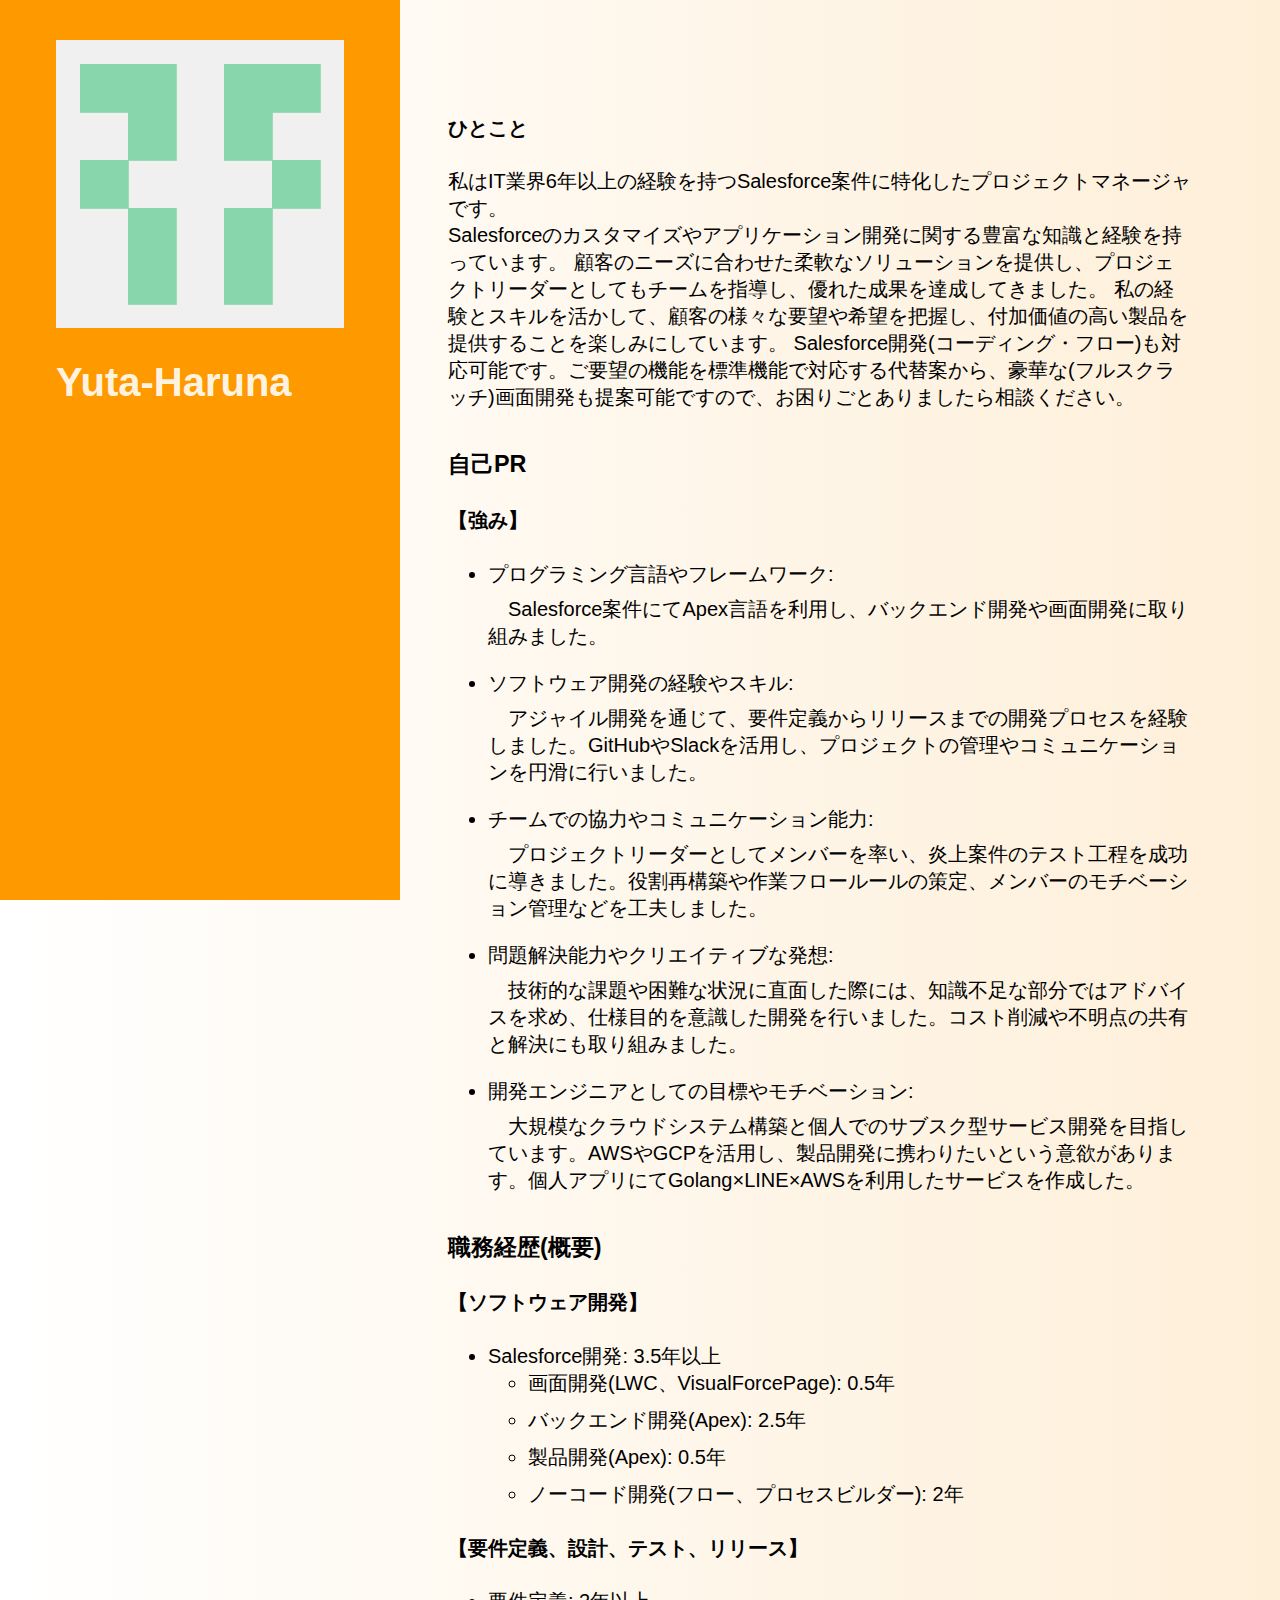
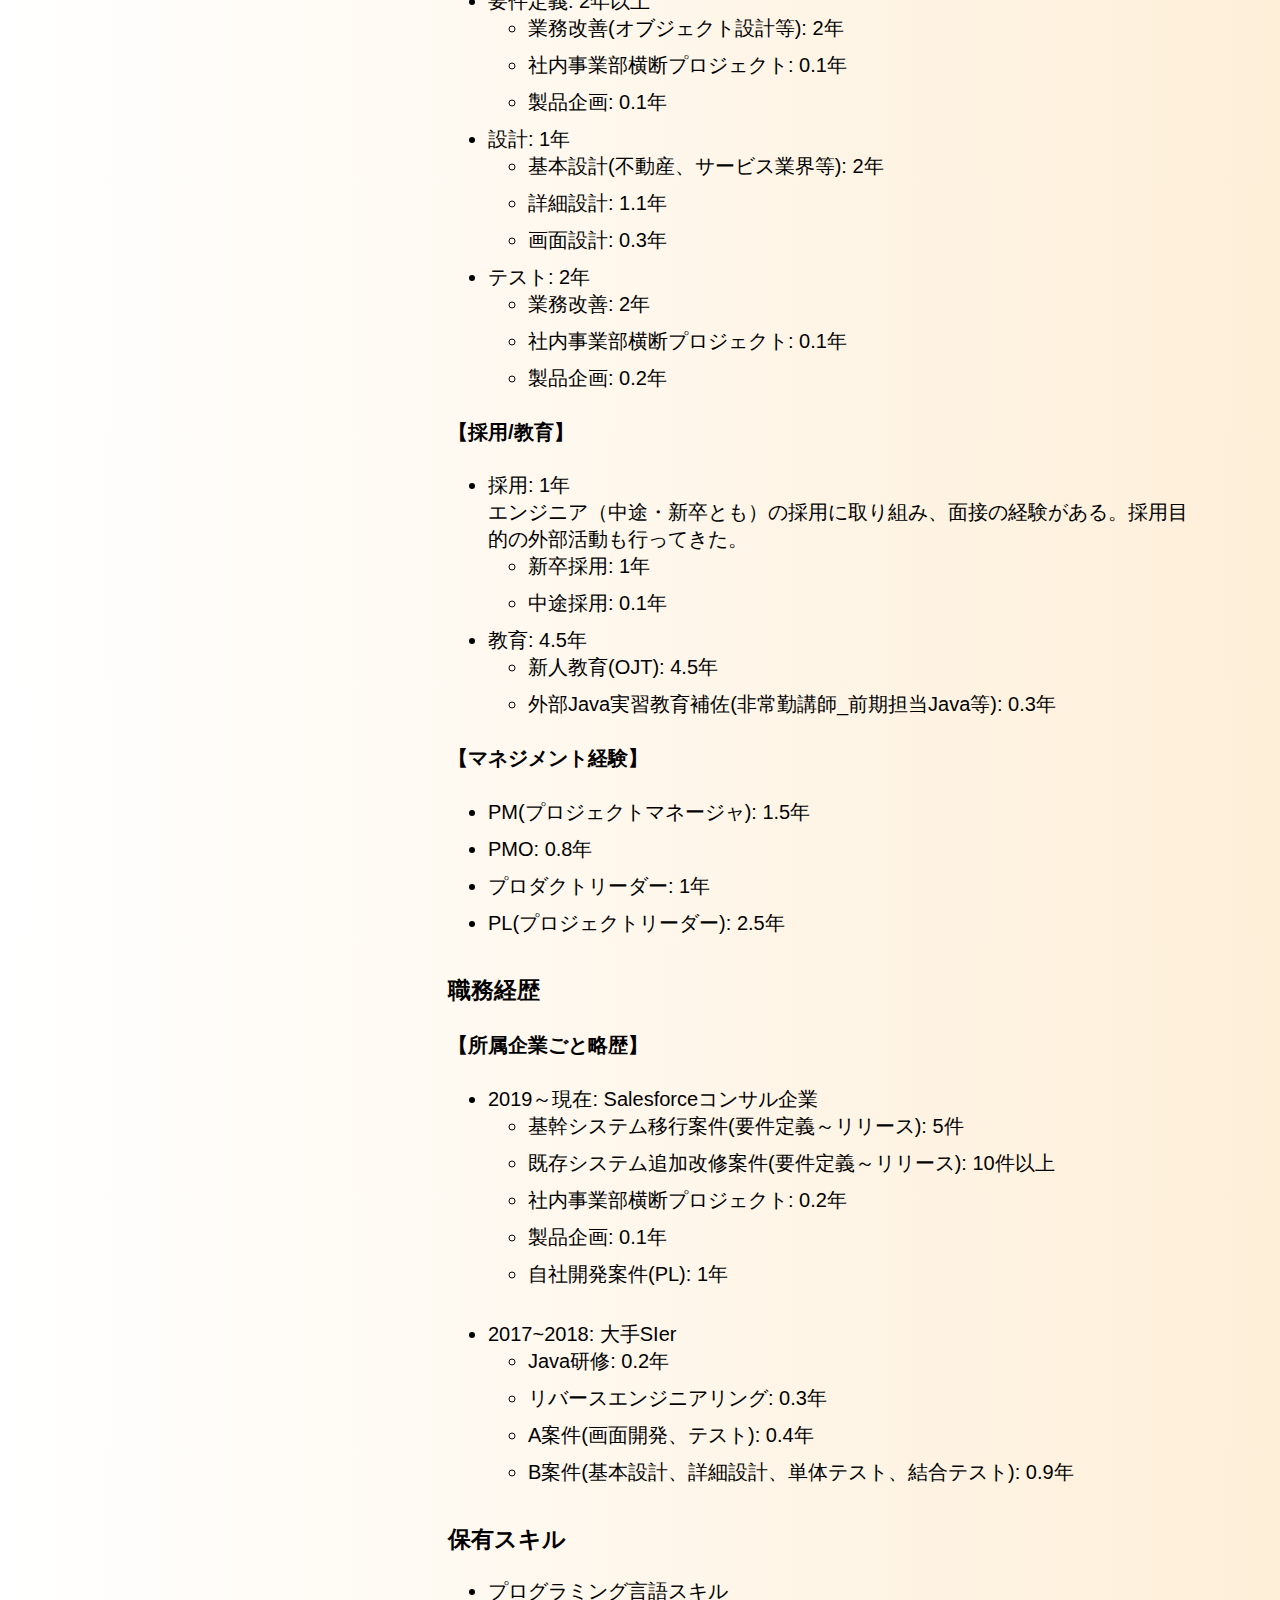
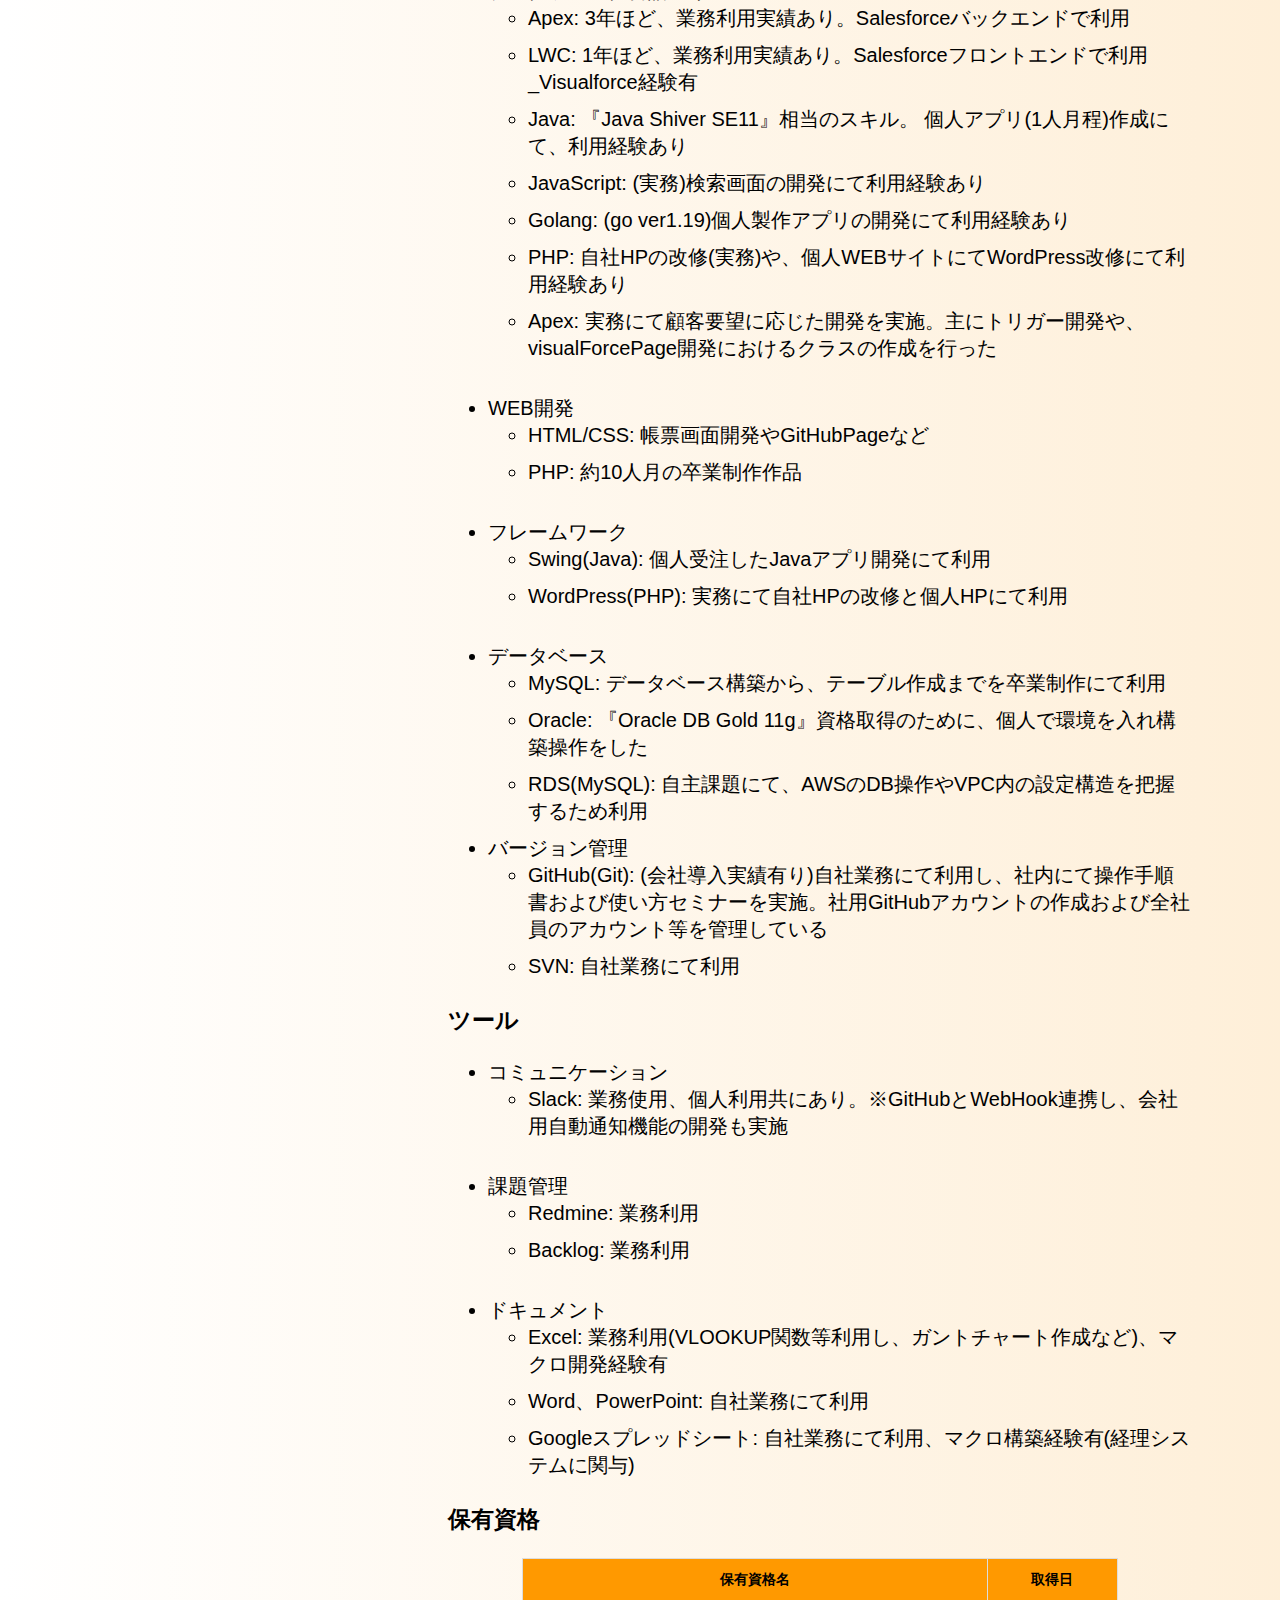
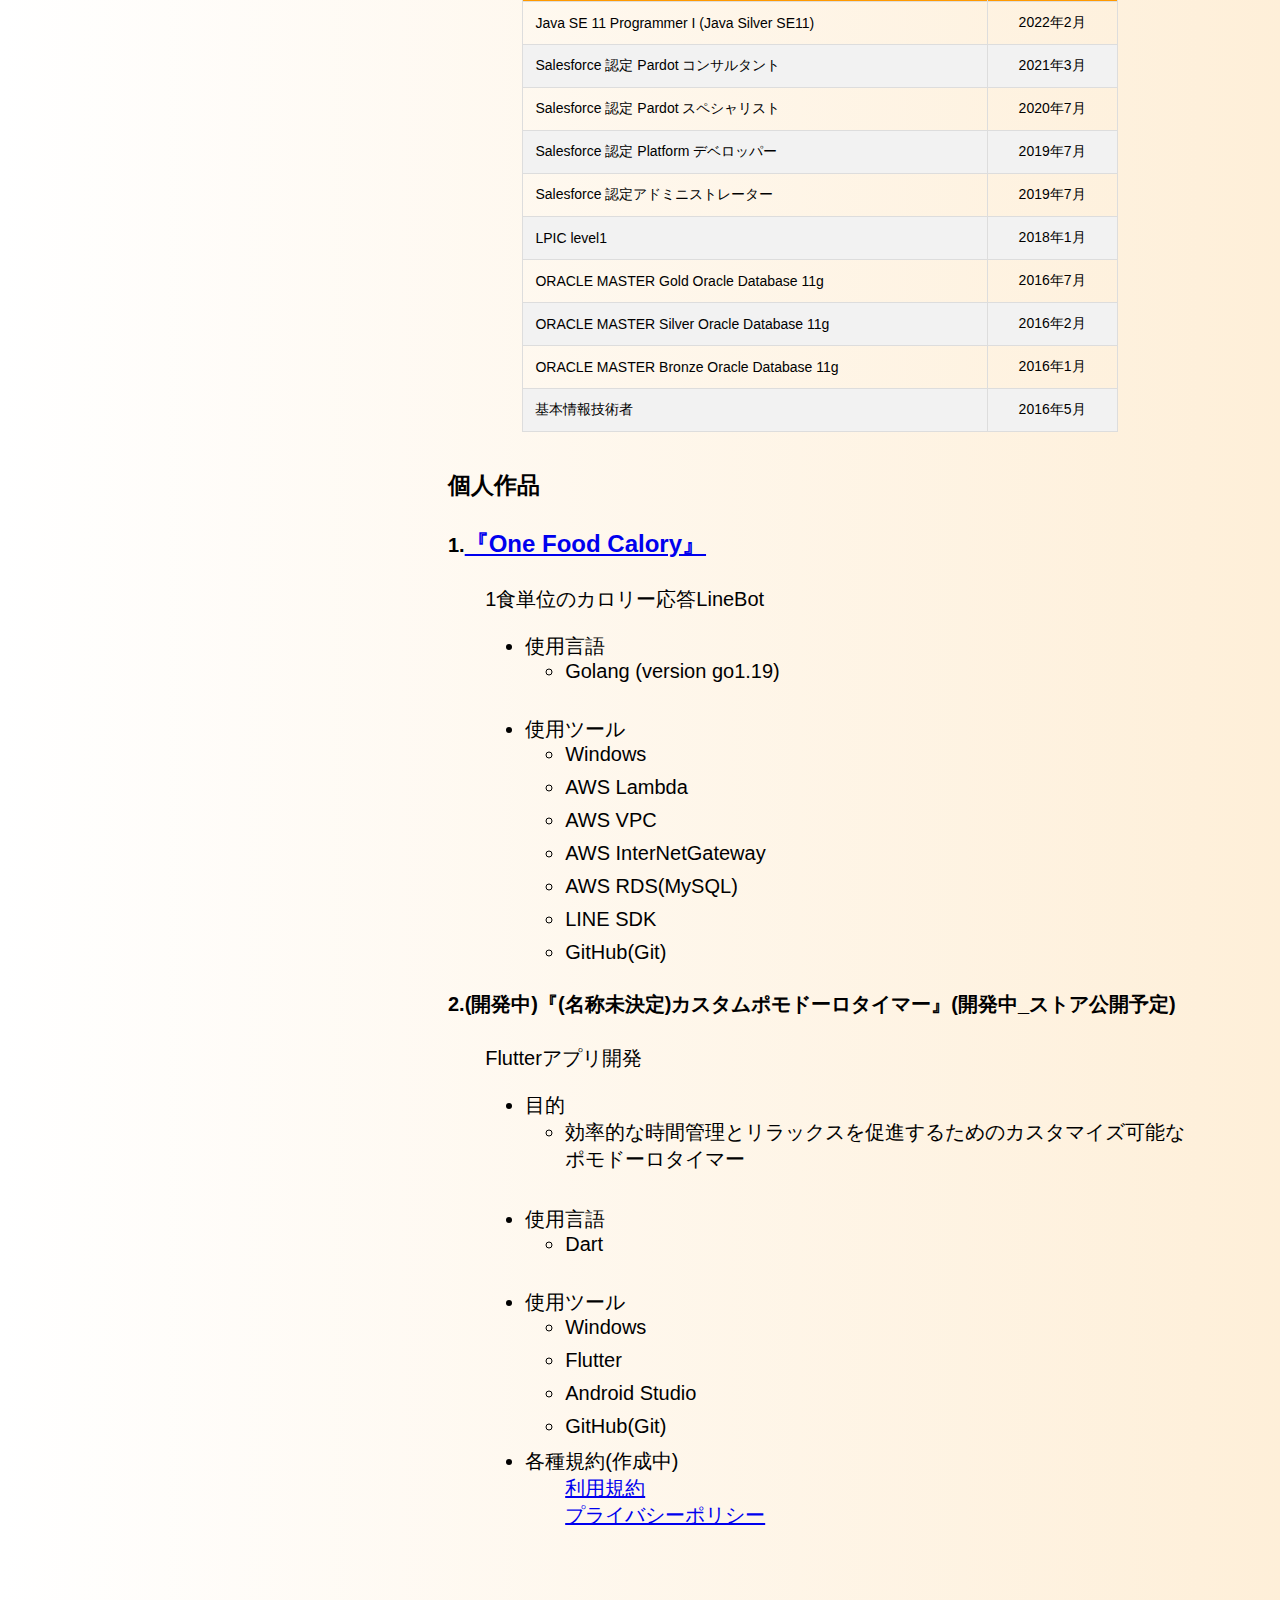
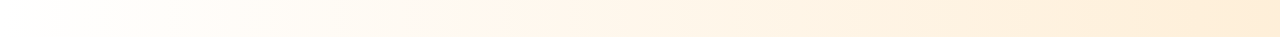
<file: index.html>
<!DOCTYPE html>
<html>
    <head>
        <meta charset="utf-8">
        <!-- ブラウザウィンドウの表示領域 -->
        <meta name="viewport" content="width=device-width, initial-scale=1">
        <title>Haruna Yuta</title>
        <link rel="stylesheet" type="text/css" href="CSS/stylesheet.css">
        <!-- <link rel="stylesheet" type="text/css" href="CSS/button.css"> -->
        <script src="js/script.js"></script>
    </head>
    <body>
        <!-- <header>
            <div style="background-color: aqua; height: 50px;">
                <p style="text-align: center; padding-top: 10px; ">タイトルヘッダー
            </div>
        </header> -->
        <div class="sidebar">
            <!-- サイドバー内部要素 -->
            <div style="margin:auto; width: 80%;">
                <img src="images/GitHubAccountIcon.png" alt="" style="width: 100%;">
                    <h1>Yuta-Haruna</h1>
            </div>
        </div>
        <div class="content container">
            <!-- <div id="child2" style="margin-right: 30%;"> -->
            <div id="child2">
                <!-- ひとこと -->
                <div style="margin-bottom: 5%; ">
                    <h4>ひとこと</h4>
                    <p>
                        私はIT業界6年以上の経験を持つSalesforce案件に特化したプロジェクトマネージャです。
                        <br>Salesforceのカスタマイズやアプリケーション開発に関する豊富な知識と経験を持っています。
                            顧客のニーズに合わせた柔軟なソリューションを提供し、プロジェクトリーダーとしてもチームを指導し、優れた成果を達成してきました。
                            私の経験とスキルを活かして、顧客の様々な要望や希望を把握し、付加価値の高い製品を提供することを楽しみにしています。
                            Salesforce開発(コーディング・フロー)も対応可能です。ご要望の機能を標準機能で対応する代替案から、豪華な(フルスクラッチ)画面開発も提案可能ですので、お困りごとありましたら相談ください。
                    </p>
                </div>
                <!-- 自己PR -->
                <div style="padding-top:0%; margin-bottom: 5%; ">
                    <div class="buttonDesign">
                        <p onclick="toggleText2()">
                            <h3>自己PR</h3>
                        </p>
                    </div>
                    <div id="hidden-text2">
                        <h4>【強み】</h4>
                        <ul>
                            <li>プログラミング言語やフレームワーク:　
                                <p style="margin-top: 8px;">　Salesforce案件にてApex言語を利用し、バックエンド開発や画面開発に取り組みました。
                            </li>
                            <li>ソフトウェア開発の経験やスキル:　
                                <p style="margin-top: 8px;">　アジャイル開発を通じて、要件定義からリリースまでの開発プロセスを経験しました。GitHubやSlackを活用し、プロジェクトの管理やコミュニケーションを円滑に行いました。
                            </li>
                            <li>チームでの協力やコミュニケーション能力:
                                <p style="margin-top: 8px;">　プロジェクトリーダーとしてメンバーを率い、炎上案件のテスト工程を成功に導きました。役割再構築や作業フロールールの策定、メンバーのモチベーション管理などを工夫しました。
                            </li>
                            <li>問題解決能力やクリエイティブな発想:
                                <p style="margin-top: 8px;">　技術的な課題や困難な状況に直面した際には、知識不足な部分ではアドバイスを求め、仕様目的を意識した開発を行いました。コスト削減や不明点の共有と解決にも取り組みました。
                            </li>
                            <li>開発エンジニアとしての目標やモチベーション:
                                <p style="margin-top: 8px;">　大規模なクラウドシステム構築と個人でのサブスク型サービス開発を目指しています。AWSやGCPを活用し、製品開発に携わりたいという意欲があります。個人アプリにてGolang×LINE×AWSを利用したサービスを作成した。
                            </li>
                        </ul>
                    </div>
                </div>
                <!-- 経歴 -->
                <div style="margin-bottom: 5%; ">
                    <h3>職務経歴(概要)</h3>
                    <h4>【ソフトウェア開発】</h4>
                    <ul>
                        <li>Salesforce開発: 3.5年以上
                            <ul>
                                <li>画面開発(LWC、VisualForcePage): 0.5年</li>
                                <li>バックエンド開発(Apex): 2.5年</li>
                                <li>製品開発(Apex): 0.5年</li>
                                <li>ノーコード開発(フロー、プロセスビルダー): 2年</li>
                            </ul>
                        </li>
                    </ul>
                    <h4>【要件定義、設計、テスト、リリース】</h4>
                    <ul>
                        <li>要件定義: 2年以上
                            <ul>
                                <li>業務改善(オブジェクト設計等): 2年</li>
                                <li>社内事業部横断プロジェクト: 0.1年</li>
                                <li>製品企画: 0.1年</li>
                            </ul>
                        </li>
                        <li>設計: 1年
                            <ul>
                                <li>基本設計(不動産、サービス業界等): 2年</li>
                                <li>詳細設計: 1.1年</li>
                                <li>画面設計: 0.3年</li>
                            </ul>
                        </li>
                        <li>テスト: 2年
                            <ul>
                                <li>業務改善: 2年</li>
                                <li>社内事業部横断プロジェクト: 0.1年</li>
                                <li>製品企画: 0.2年</li>
                            </ul>
                        </li>
                    </ul>
                    <h4>【採用/教育】</h4>
                    <ul>
                        <li>採用: 1年
                            <br>エンジニア（中途・新卒とも）の採用に取り組み、面接の経験がある。採用目的の外部活動も行ってきた。
                            <ul>
                                <li>新卒採用: 1年</li>
                                <li>中途採用: 0.1年</li>
                            </ul>
                        </li>
                        <li>教育: 4.5年
                            <ul>
                                <li>新人教育(OJT): 4.5年</li>
                                <li>外部Java実習教育補佐(非常勤講師_前期担当Java等): 0.3年</li>
                            </ul>
                        </li>
                    </ul>
                    <h4>【マネジメント経験】</h4>
                    <ul>
                        <li>PM(プロジェクトマネージャ): 1.5年
                        </li>
                        <li>PMO: 0.8年
                        </li>
                        <li>プロダクトリーダー: 1年
                        </li>
                        <li>PL(プロジェクトリーダー): 2.5年
                        </li>
                    </ul>
                </div>

                <!-- 経歴(会社ごと詳細) -->
                <div style="margin-bottom: 5%; ">
                    <h3>職務経歴</h3>
                    <h4>【所属企業ごと略歴】</h4>
                    <ul>
                        <li>2019～現在: Salesforceコンサル企業
                            <ul>
                                <li>基幹システム移行案件(要件定義～リリース): 5件</li>
                                <li>既存システム追加改修案件(要件定義～リリース): 10件以上</li>
                                <li>社内事業部横断プロジェクト: 0.2年</li>
                                <li>製品企画: 0.1年</li>
                                <li>自社開発案件(PL): 1年</li>
                            </ul>
                        </li>
                        <br>
                        <li>2017~2018: 大手SIer
                            <ul>
                                <li>Java研修: 0.2年</li>
                                <li>リバースエンジニアリング: 0.3年</li>
                                <li>A案件(画面開発、テスト): 0.4年</li>
                                <li>B案件(基本設計、詳細設計、単体テスト、結合テスト): 0.9年</li>
                            </ul>
                        </li>
                    </ul>
                    </p>
                </div>
                <!-- スキル -->
                <div>
                    <!-- <div class="buttonDesign"> -->
                        <!-- <h3 onclick="toggleText()">保有スキル</h3> -->
                        <h3>保有スキル</h3>
                    <!-- </div> -->
                    <div id="hidden-text">
                        <!-- <img src="images/Salesforce.com_logo.svg" alt="" style="width: 20%;"> -->
                        <ul>
                            <li>プログラミング言語スキル
                                <ul>
                                    <li>Apex: 3年ほど、業務利用実績あり。Salesforceバックエンドで利用</li>
                                    <li>LWC: 1年ほど、業務利用実績あり。Salesforceフロントエンドで利用_Visualforce経験有</li>
                                    <li>Java: 『Java Shiver SE11』相当のスキル。 個人アプリ(1人月程)作成にて、利用経験あり</li>
                                    <li>JavaScript: (実務)検索画面の開発にて利用経験あり</li>
                                    <li>Golang: (go ver1.19)個人製作アプリの開発にて利用経験あり </li>
                                    <li>PHP: 自社HPの改修(実務)や、個人WEBサイトにてWordPress改修にて利用経験あり</li>
                                    <li>Apex: 実務にて顧客要望に応じた開発を実施。主にトリガー開発や、visualForcePage開発におけるクラスの作成を行った</li>
                                </ul>
                            </li>
                            <br>
                            <li>WEB開発
                                <ul>
                                    <li>HTML/CSS: 帳票画面開発やGitHubPageなど</li>
                                    <li>PHP: 約10人月の卒業制作作品</li>
                                </ul>
                            </li>
                            <br>
                            <li>フレームワーク
                                <ul>
                                    <li>Swing(Java): 個人受注したJavaアプリ開発にて利用</li>
                                    <li>WordPress(PHP): 実務にて自社HPの改修と個人HPにて利用</li>
                                </ul>
                            </li>
                            <br>
                            <li>データベース
                                <ul>
                                    <li>MySQL: データベース構築から、テーブル作成までを卒業制作にて利用</li>
                                    <li>Oracle: 『Oracle DB Gold 11g』資格取得のために、個人で環境を入れ構築操作をした</li>
                                    <li>RDS(MySQL): 自主課題にて、AWSのDB操作やVPC内の設定構造を把握するため利用</li>
                                </ul>
                            </li>
                            <li>バージョン管理
                                <ul>
                                    <li>GitHub(Git): (会社導入実績有り)自社業務にて利用し、社内にて操作手順書および使い方セミナーを実施。社用GitHubアカウントの作成および全社員のアカウント等を管理している</li>
                                    <li>SVN: 自社業務にて利用</li>
                                </ul>
                            </li>
                        </ul>
                    </div>
                </div>

                <!-- スキル -->
                <div>
                    <!-- <div class="buttonDesign"> -->
                        <!-- <h3 onclick="toggleText()">保有スキル</h3> -->
                        <h3>ツール</h3>
                    <!-- </div> -->
                    <div id="hidden-text">
                        <!-- <img src="images/Salesforce.com_logo.svg" alt="" style="width: 20%;"> -->
                        <ul>
                            <li>コミュニケーション
                                <ul>
                                    <li>Slack: 業務使用、個人利用共にあり。※GitHubとWebHook連携し、会社用自動通知機能の開発も実施</li>
                                </ul>
                            </li>
                            <br>
                            <li>課題管理
                                <ul>
                                    <li>Redmine: 業務利用</li>
                                    <li>Backlog: 業務利用</li>
                                </ul>
                            </li>
                            <br>
                            <li>ドキュメント
                                <ul>
                                    <li>Excel: 業務利用(VLOOKUP関数等利用し、ガントチャート作成など)、マクロ開発経験有</li>
                                    <li>Word、PowerPoint: 自社業務にて利用</li>
                                    <li>Googleスプレッドシート: 自社業務にて利用、マクロ構築経験有(経理システムに関与)</li>
                                </ul>
                            </li>
                        </ul>
                    </div>
                </div>
                
                
                <!-- 保有資格 -->
                <div style="margin-bottom: 5%; ">
                    <h3>保有資格</h3>
                    <table style="width: 80%;margin: auto;">
                        <thead>
                            <tr>
                                <th>保有資格名</th>
                                <th>取得日</th>
                            </tr>
                        </thead>
                        <tbody>
                            <tr>
                                <td>Java SE 11 Programmer I (Java Silver SE11)</td>
                                <td>2022年2月</td>
                            </tr>
                            <tr>
                                <td>Salesforce 認定 Pardot コンサルタント</td>
                                <td>2021年3月</td>
                            </tr>
                            <tr>
                                <td>Salesforce 認定 Pardot スペシャリスト</td>
                                <td>2020年7月</td>
                            </tr>
                            <tr>
                                <td>Salesforce 認定 Platform デベロッパー</td>
                                <td>2019年7月</td>
                            </tr>
                            <tr>
                                <td>Salesforce 認定アドミニストレーター</td>
                                <td>2019年7月</td>
                            </tr>
                            <tr>
                                <td>LPIC level1</td>
                                <td>2018年1月</td>
                            </tr>
                            <tr>
                                <td>ORACLE MASTER Gold Oracle Database 11g</td>
                                <td>2016年7月</td>
                            </tr>
                            <tr>
                                <td>ORACLE MASTER Silver Oracle Database 11g</td>
                                <td>2016年2月</td>
                            </tr>
                            <tr>
                                <td>ORACLE MASTER Bronze Oracle Database 11g</td>
                                <td>2016年1月</td>
                            </tr>
                            <tr>
                                <td>基本情報技術者</td>
                                <td>2016年5月</td>
                            </tr>
                        </tbody>
                    </table>
                </div>

                <!-- ポートフォリオ -->
                <div>
                    <h3>個人作品</h3>
                    <div> <!-- AWS作品「One Food Calory」 -->
                        <h4>
                            1.<a href="https://github.com/Yuta-Haruna/FoodApp_Golang_LINEBOT_Lambda_RDS" style="font-size: x-large;">『One Food Calory』</a>
                        </h4>
                        <div style="margin-left: 5%;">1食単位のカロリー応答LineBot
                            <ul>
                                <li>使用言語
                                    <ul>
                                        <li>Golang (version go1.19)</li>
                                    </ul>
                                </li>
                                <br>
                                <li>使用ツール
                                    <ul>
                                        <li>Windows</li>
                                        <li>AWS Lambda</li>
                                        <li>AWS VPC</li>
                                        <li>AWS InterNetGateway</li>
                                        <li>AWS RDS(MySQL)</li>
                                        <li>LINE SDK</li>
                                        <li>GitHub(Git)</li>
                                    </ul>
                                </li>
                            </ul>
                            <!-- (LineBotとAWSの「Lambda」と「RDS(MySQL)」を使用し、LambdaではGolangを利用) -->
                        </div>
                    </div>
                    <div> <!-- Flutter作品「開発中...」 -->
                        <h4>
                            2.(開発中)『(名称未決定)カスタムポモドーロタイマー』(開発中_ストア公開予定)
                            <!-- <a href="https://github.com/Yuta-Haruna/FoodApp_Golang_LINEBOT_Lambda_RDS" style="font-size: x-large;">『One Food Calory』</a> -->
                                                        <!-- <a href="https://github.com/Yuta-Haruna/FoodApp_Golang_LINEBOT_Lambda_RDS" style="font-size: x-large;">『One Food Calory』</a> -->
                        </h4>
                        <div style="margin-left: 5%;">Flutterアプリ開発
                            <ul>
                                <li>目的
                                    <ul>
                                        <li>効率的な時間管理とリラックスを促進するためのカスタマイズ可能なポモドーロタイマー</li>
                                    </ul>
                                </li>
                                <br>
                                <li>使用言語
                                    <ul>
                                        <li>Dart</li>
                                    </ul>
                                </li>
                                <br>
                                <li>使用ツール
                                    <ul>
                                        <li>Windows</li>
                                        <li>Flutter</li>
                                        <li>Android Studio</li>
                                        <li>GitHub(Git)</li>
                                    </ul>
                                </li>
                                <li>各種規約(作成中)
                                    <ul>
                                        <a href="SubPage/pomodoro-terms-of-service.html">利用規約</a>
                                    </ul>
                                    <ul>
                                        <a href="SubPage/pomodoro-privacy-policy.html">プライバシーポリシー</a>
                                    </ul>
                                </li>
                            </ul>
                        </div>
                    </div>
                </div>
        </div>
        <!-- フッター -->
        <footer>
            <!-- 連絡先や -->
        </footer>
    </body>
</html>
</file>
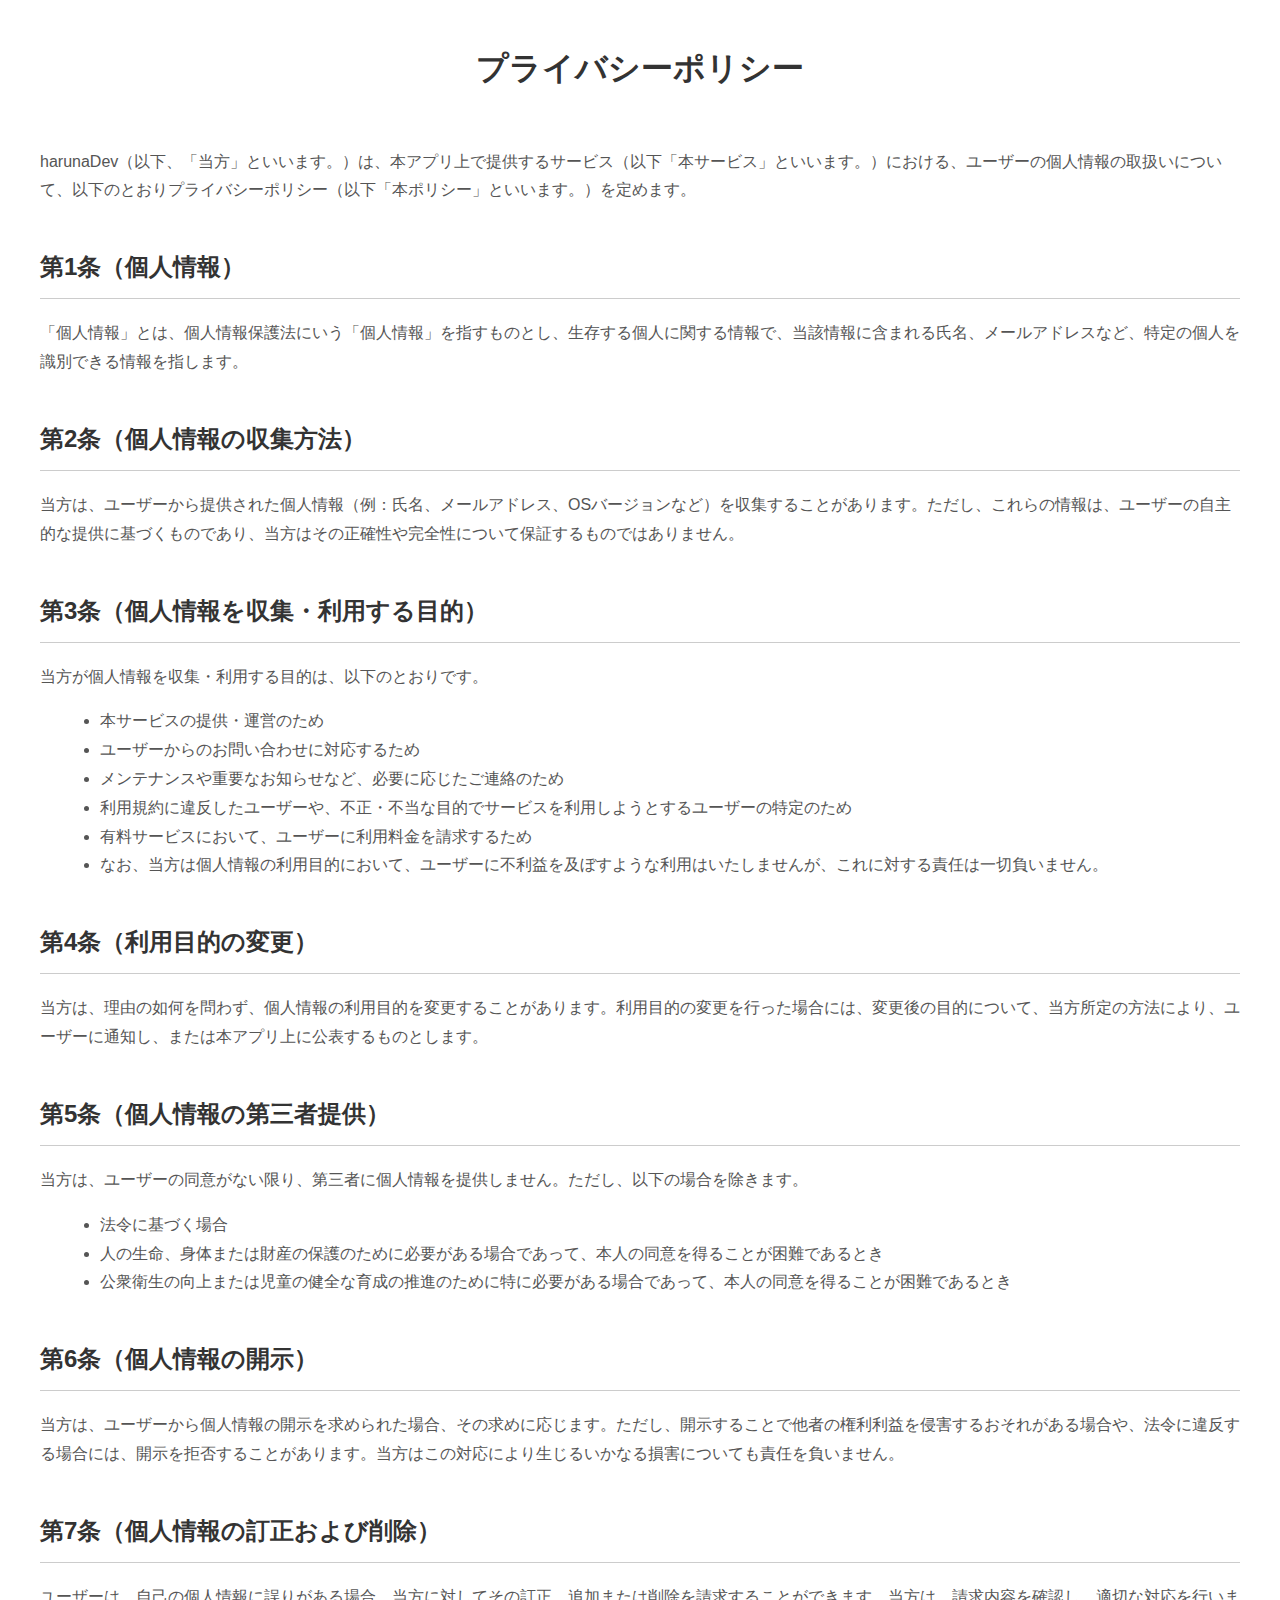
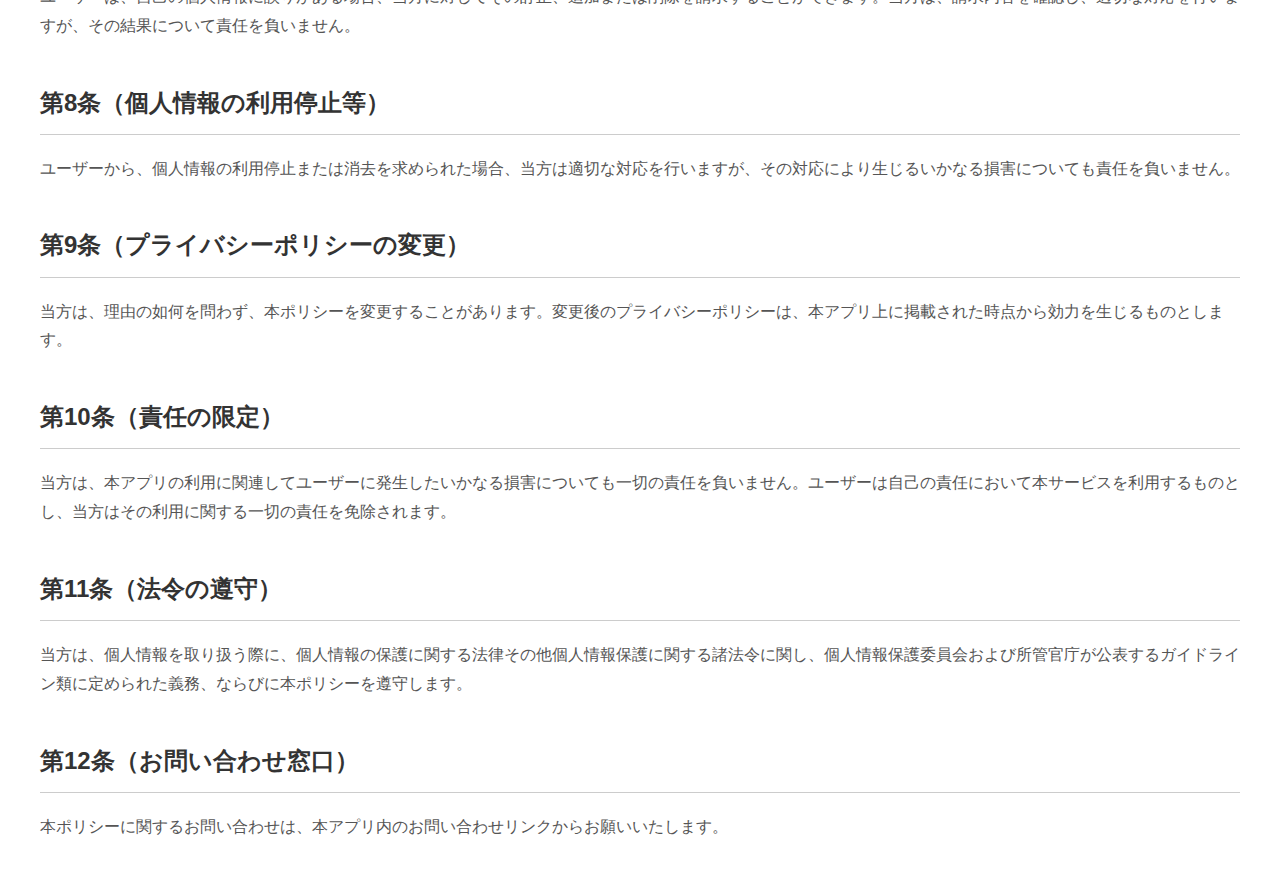
<file: SubPage/pomodoro-privacy-policy.html>
<!DOCTYPE html>
<html lang="ja">
<head>
    <meta charset="UTF-8">
    <title>プライバシーポリシー</title>
    <style>
        body {
            font-family: Arial, sans-serif;
            line-height: 1.8;
            margin: 40px;
        }
        h1, h2 {
            color: #333;
        }
        h1 {
            text-align: center;
            margin-bottom: 50px;
        }
        h2 {
            margin-top: 40px;
            border-bottom: 1px solid #ccc;
            padding-bottom: 10px;
        }
        p, ul, li {
            color: #555;
        }
        ul {
            margin-left: 20px;
        }
    </style>
</head>
<body>
    <h1>プライバシーポリシー</h1>

    <p>
        harunaDev（以下、「当方」といいます。）は、本アプリ上で提供するサービス（以下「本サービス」といいます。）における、ユーザーの個人情報の取扱いについて、以下のとおりプライバシーポリシー（以下「本ポリシー」といいます。）を定めます。
    </p>

    <h2>第1条（個人情報）</h2>
    <p>
        「個人情報」とは、個人情報保護法にいう「個人情報」を指すものとし、生存する個人に関する情報で、当該情報に含まれる氏名、メールアドレスなど、特定の個人を識別できる情報を指します。
    </p>

    <h2>第2条（個人情報の収集方法）</h2>
    <p>
        当方は、ユーザーから提供された個人情報（例：氏名、メールアドレス、OSバージョンなど）を収集することがあります。ただし、これらの情報は、ユーザーの自主的な提供に基づくものであり、当方はその正確性や完全性について保証するものではありません。
    </p>

    <h2>第3条（個人情報を収集・利用する目的）</h2>
    <p>
        当方が個人情報を収集・利用する目的は、以下のとおりです。
    </p>
    <ul>
        <li>本サービスの提供・運営のため</li>
        <li>ユーザーからのお問い合わせに対応するため</li>
        <li>メンテナンスや重要なお知らせなど、必要に応じたご連絡のため</li>
        <li>利用規約に違反したユーザーや、不正・不当な目的でサービスを利用しようとするユーザーの特定のため</li>
        <li>有料サービスにおいて、ユーザーに利用料金を請求するため</li>
        <li>なお、当方は個人情報の利用目的において、ユーザーに不利益を及ぼすような利用はいたしませんが、これに対する責任は一切負いません。</li>
    </ul>

    <h2>第4条（利用目的の変更）</h2>
    <p>
        当方は、理由の如何を問わず、個人情報の利用目的を変更することがあります。利用目的の変更を行った場合には、変更後の目的について、当方所定の方法により、ユーザーに通知し、または本アプリ上に公表するものとします。
    </p>

    <h2>第5条（個人情報の第三者提供）</h2>
    <p>
        当方は、ユーザーの同意がない限り、第三者に個人情報を提供しません。ただし、以下の場合を除きます。
    </p>
    <ul>
        <li>法令に基づく場合</li>
        <li>人の生命、身体または財産の保護のために必要がある場合であって、本人の同意を得ることが困難であるとき</li>
        <li>公衆衛生の向上または児童の健全な育成の推進のために特に必要がある場合であって、本人の同意を得ることが困難であるとき</li>
    </ul>

    <h2>第6条（個人情報の開示）</h2>
    <p>
        当方は、ユーザーから個人情報の開示を求められた場合、その求めに応じます。ただし、開示することで他者の権利利益を侵害するおそれがある場合や、法令に違反する場合には、開示を拒否することがあります。当方はこの対応により生じるいかなる損害についても責任を負いません。
    </p>

    <h2>第7条（個人情報の訂正および削除）</h2>
    <p>
        ユーザーは、自己の個人情報に誤りがある場合、当方に対してその訂正、追加または削除を請求することができます。当方は、請求内容を確認し、適切な対応を行いますが、その結果について責任を負いません。
    </p>

    <h2>第8条（個人情報の利用停止等）</h2>
    <p>
        ユーザーから、個人情報の利用停止または消去を求められた場合、当方は適切な対応を行いますが、その対応により生じるいかなる損害についても責任を負いません。
    </p>

    <h2>第9条（プライバシーポリシーの変更）</h2>
    <p>
        当方は、理由の如何を問わず、本ポリシーを変更することがあります。変更後のプライバシーポリシーは、本アプリ上に掲載された時点から効力を生じるものとします。
    </p>

    <h2>第10条（責任の限定）</h2>
    <p>
        当方は、本アプリの利用に関連してユーザーに発生したいかなる損害についても一切の責任を負いません。ユーザーは自己の責任において本サービスを利用するものとし、当方はその利用に関する一切の責任を免除されます。
    </p>

    <h2>第11条（法令の遵守）</h2>
    <p>
        当方は、個人情報を取り扱う際に、個人情報の保護に関する法律その他個人情報保護に関する諸法令に関し、個人情報保護委員会および所管官庁が公表するガイドライン類に定められた義務、ならびに本ポリシーを遵守します。
    </p>

    <h2>第12条（お問い合わせ窓口）</h2>
    <p>
        本ポリシーに関するお問い合わせは、本アプリ内のお問い合わせリンクからお願いいたします。
    </p>
</body>
</html>
</file>
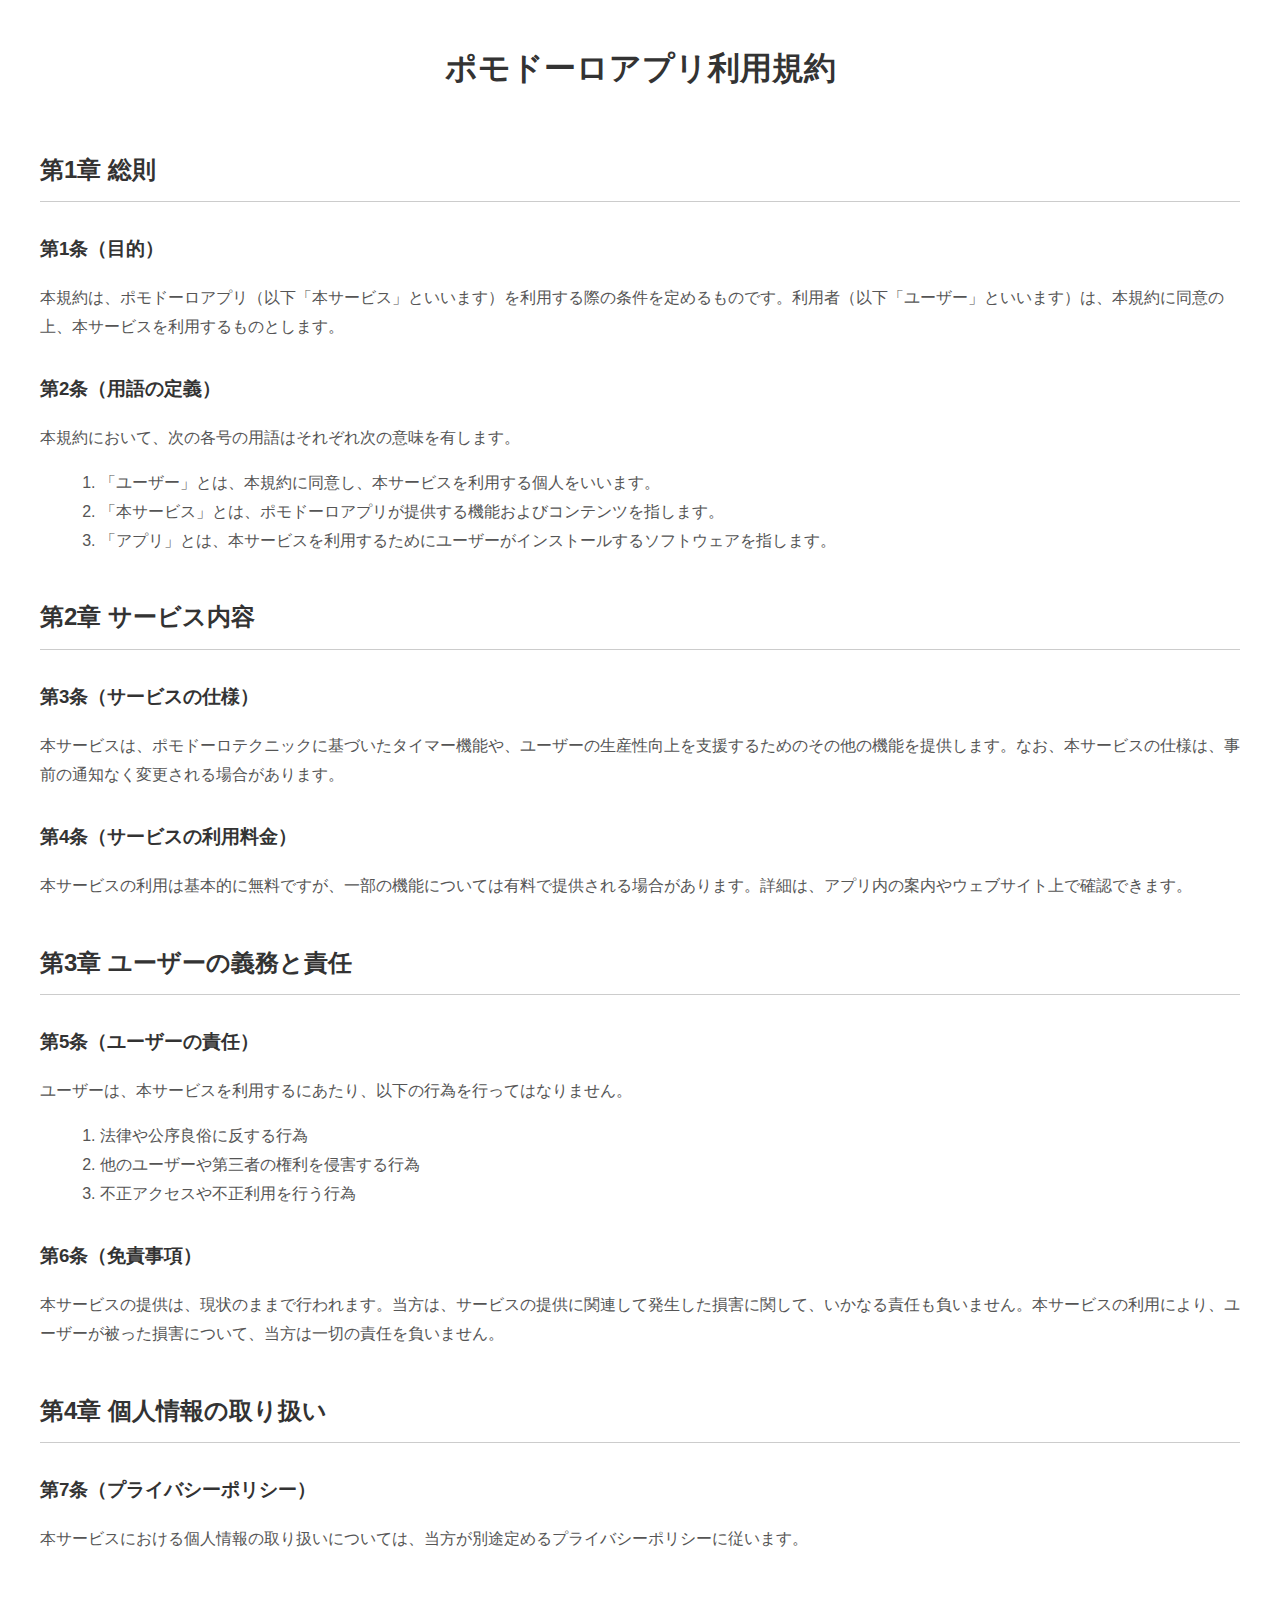
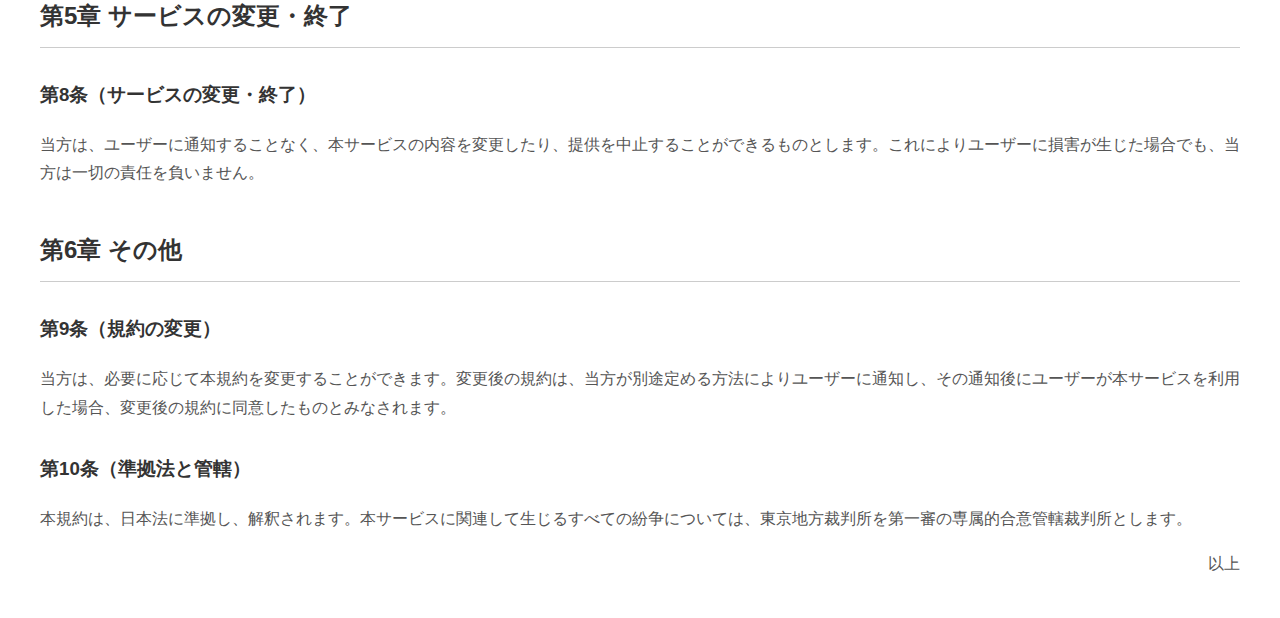
<file: SubPage/pomodoro-terms-of-service.html>
<!DOCTYPE html>
<html lang="ja">
<head>
    <meta charset="UTF-8">
    <title>ポモドーロアプリ利用規約</title>
    <style>
        body {
            font-family: Arial, sans-serif;
            line-height: 1.8;
            margin: 40px;
        }
        h1, h2, h3 {
            color: #333;
        }
        h1 {
            text-align: center;
            margin-bottom: 50px;
        }
        h2 {
            margin-top: 40px;
            border-bottom: 1px solid #ccc;
            padding-bottom: 10px;
        }
        h3 {
            margin-top: 30px;
        }
        p, ol, li {
            color: #555;
        }
        ol {
            margin-left: 20px;
        }
    </style>
</head>
<body>
    <h1>ポモドーロアプリ利用規約</h1>

    <h2>第1章 総則</h2>

    <h3>第1条（目的）</h3>
    <p>
        本規約は、ポモドーロアプリ（以下「本サービス」といいます）を利用する際の条件を定めるものです。利用者（以下「ユーザー」といいます）は、本規約に同意の上、本サービスを利用するものとします。
    </p>

    <h3>第2条（用語の定義）</h3>
    <p>
        本規約において、次の各号の用語はそれぞれ次の意味を有します。
    </p>
    <ol>
        <li>「ユーザー」とは、本規約に同意し、本サービスを利用する個人をいいます。</li>
        <li>「本サービス」とは、ポモドーロアプリが提供する機能およびコンテンツを指します。</li>
        <li>「アプリ」とは、本サービスを利用するためにユーザーがインストールするソフトウェアを指します。</li>
    </ol>

    <h2>第2章 サービス内容</h2>

    <h3>第3条（サービスの仕様）</h3>
    <p>
        本サービスは、ポモドーロテクニックに基づいたタイマー機能や、ユーザーの生産性向上を支援するためのその他の機能を提供します。なお、本サービスの仕様は、事前の通知なく変更される場合があります。
    </p>

    <h3>第4条（サービスの利用料金）</h3>
    <p>
        本サービスの利用は基本的に無料ですが、一部の機能については有料で提供される場合があります。詳細は、アプリ内の案内やウェブサイト上で確認できます。
    </p>

    <h2>第3章 ユーザーの義務と責任</h2>

    <h3>第5条（ユーザーの責任）</h3>
    <p>
        ユーザーは、本サービスを利用するにあたり、以下の行為を行ってはなりません。
    </p>
    <ol>
        <li>法律や公序良俗に反する行為</li>
        <li>他のユーザーや第三者の権利を侵害する行為</li>
        <li>不正アクセスや不正利用を行う行為</li>
    </ol>

    <h3>第6条（免責事項）</h3>
    <p>
        本サービスの提供は、現状のままで行われます。当方は、サービスの提供に関連して発生した損害に関して、いかなる責任も負いません。本サービスの利用により、ユーザーが被った損害について、当方は一切の責任を負いません。
    </p>

    <h2>第4章 個人情報の取り扱い</h2>

    <h3>第7条（プライバシーポリシー）</h3>
    <p>
        本サービスにおける個人情報の取り扱いについては、当方が別途定めるプライバシーポリシーに従います。
    </p>

    <h2>第5章 サービスの変更・終了</h2>

    <h3>第8条（サービスの変更・終了）</h3>
    <p>
        当方は、ユーザーに通知することなく、本サービスの内容を変更したり、提供を中止することができるものとします。これによりユーザーに損害が生じた場合でも、当方は一切の責任を負いません。
    </p>

    <h2>第6章 その他</h2>

    <h3>第9条（規約の変更）</h3>
    <p>
        当方は、必要に応じて本規約を変更することができます。変更後の規約は、当方が別途定める方法によりユーザーに通知し、その通知後にユーザーが本サービスを利用した場合、変更後の規約に同意したものとみなされます。
    </p>

    <h3>第10条（準拠法と管轄）</h3>
    <p>
        本規約は、日本法に準拠し、解釈されます。本サービスに関連して生じるすべての紛争については、東京地方裁判所を第一審の専属的合意管轄裁判所とします。
    </p>

    <p style="text-align: right;">以上</p>
</body>
</html>
</file>
<file: CSS/stylesheet.css>
/* 文字フォント */


html {
    font-family: "PT Sans", Helvetica, Arial, sans-serif;
}
@media (min-width: 48em) {
    html {
        font-size: 16px;
    }
}
@media (min-width: 58em) {
    html {
        font-size: 20px;
    }
}


table {
    width: 100%;
    border-collapse: collapse;
    font-size: 14px;
    text-align: center;
}

th, td {
    padding: 12px;
    border: 1px solid #ddd;
}

th {
    background-color:rgb(255, 153, 0);
    font-weight: bold;
}

tr:nth-child(even) {
    background-color: #f2f2f2;
}

tr:hover {
    background-color: #ddd;
}

td:first-child {
    text-align: left;
}

/* 左右分割 */
#child1 {
    width: 80%;
}

li {
    margin-bottom: 10px; /* 行間の具体的な値を指定 */
}

/* トグルボタン用 */
#hidden-text {
    display: block; /* 最初は表示 */
}

/* body */
body {
    background: linear-gradient(to right, white, rgb(253, 223, 178));
    background-size: 200% 200%;
    animation: gradientAnimation 10s ease infinite;
}

/* 背景アニメーション用 */
@keyframes gradientAnimation {
    0% {
    background-position: 0% 50%;
    }
    50% {
    background-position: 100% 50%;
    }
    100% {
    background-position: 0% 50%;
    }
}

/* サイドバー用 */
.sidebar {
    text-align: center;
    padding: 2rem 1rem;
    color: rgba(255,255,255,0.9);
    background-color: rgb(255, 153, 0);

}
@media (min-width: 48em) {
    .sidebar {
        position: fixed;
        top: 0;
        left: 0;
        bottom: 0;
        width: 18rem;
        text-align: left;
    }
}

/* メインコンテンツ用 */
.content {
    padding-top:    4rem;
    padding-bottom: 4rem;
}

@media (min-width: 48em) {
    .content {
        max-width: 38rem;
        margin-left: 20rem;
        margin-right: 2rem;
    }
}

@media (min-width: 64em) {
    .content {
        margin-left: 22rem;
        margin-right: 4rem;
    }
}
</file>
<file: CSS/button.css>
/* ボタンデザイン */
.buttonDesign p {
    position: relative;
    /* display: flex;
    justify-content: space-around;
    align-items: center; */
    padding: 10px 25px 10px 0px;
    color: black;
    transition: 0.3s ease-in-out;
    font-weight: bold;
    font-size: 30px;
    font-family: Hiragino Sans W3;
}

.buttonDesign p::before {
    content: "";
    position: absolute;
    top: 0;
    left: 0;
    width: 100%;
    height: 100%;
    z-index: 1;
    background-color: rgba(107,182,255, 0.2);
    transition: all 0.3s;
}
.buttonDesign p:hover::before {
    opacity: 0;
    transform: scale(0.4, 0.4);
}
.buttonDesign p::after {
    content: "";
    position: absolute;
    top: 0;
    left: 0;
    width: 100%;
    height: 100%;
    z-index: 1;
    opacity: 0;
    transition: all 0.3s;
    border: 2px solid rgb(107,182,255, .4);
    transform: scale(1.2, 1.2);
}
.buttonDesign p:hover::after {
    opacity: 1;
    transform: scale(1, 1);
}
</file>
